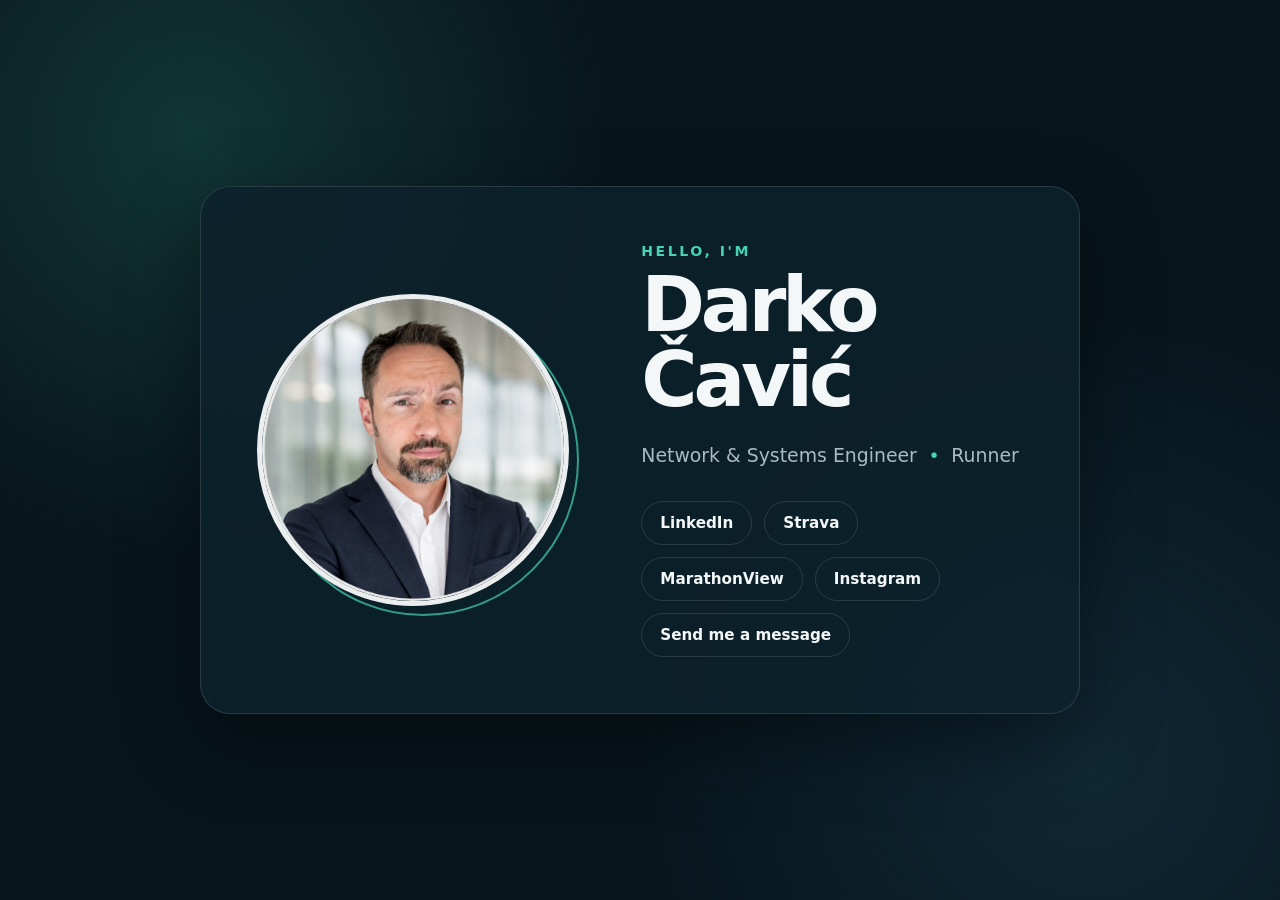
<file: index.html>
<!DOCTYPE html>
<html lang="en">
<head>

<!-- Google tag (gtag.js) -->
<script async src="https://www.googletagmanager.com/gtag/js?id=G-X2NFKDGLJF"></script>
<script>
  window.dataLayer = window.dataLayer || [];
  function gtag(){dataLayer.push(arguments);}
  gtag('js', new Date());

  gtag('config', 'G-X2NFKDGLJF');
</script>

  <meta charset="UTF-8">
  <meta name="viewport" content="width=device-width, initial-scale=1.0">
  <meta name="description" content="Network and System Engineer and recreational long-distance runner based in Belgrade, Serbia.">
  <title>Darko Cavic | The Engineer</title>
  <link rel="stylesheet" href="style.css">
  <script type="application/ld+json">
{
  "@context": "https://schema.org",
  "@type": "Person",
  "name": "IME PREZIME",
  "url": "https://tvoj-sajt.com/",
  "jobTitle": "Network and System Engineer",
  "sameAs": [
    "https://www.linkedin.com/in/TVOJ-PROFIL",
    "https://www.strava.com/athletes/TVOJ-PROFIL",
    "https://www.instagram.com/TVOJ-PROFIL"
  ]
}
</script>
</head>
<body>
  <main class="profile-card">
    <div class="portrait-frame">
      <img src="darko.png" alt="Darko Cavic | The Engineer" class="portrait">
    </div>

    <div class="profile-content">
      <p class="eyebrow">Hello, I'm</p>
      <h1>Darko Čavić</h1>
      <p class="intro">Network &amp; Systems Engineer <span aria-hidden="true">•</span> Runner</p>

      <nav class="social-links" aria-label="Social media profiles">
        <a href="https://www.linkedin.com/in/cavic/" target="_blank" rel="noopener noreferrer">LinkedIn</a>
        <a href="https://www.strava.com/athletes/darkocavic" target="_blank" rel="noopener noreferrer">Strava</a>
        <a href="https://marathonview.net/search?query=darko%20cavic" target="_blank" rel="noopener noreferrer">MarathonView</a>
        <a href="https://www.instagram.com/running.darko/" target="_blank" rel="noopener noreferrer">Instagram</a>
        <a href="contact.html" class="message-link">Send me a message</a>
      </nav>
    </div>
    <!-- <div class="profile-content">
      <iframe height='454' width='600' frameborder='0' allowtransparency='true' scrolling='no' src='https://www.strava.com/athletes/21989126/latest-rides/788d9a8c6f33ce3665b2561ef32d759700f4c37c'></iframe>
    </div>   -->
  </main>
</body>
</html>
</file>
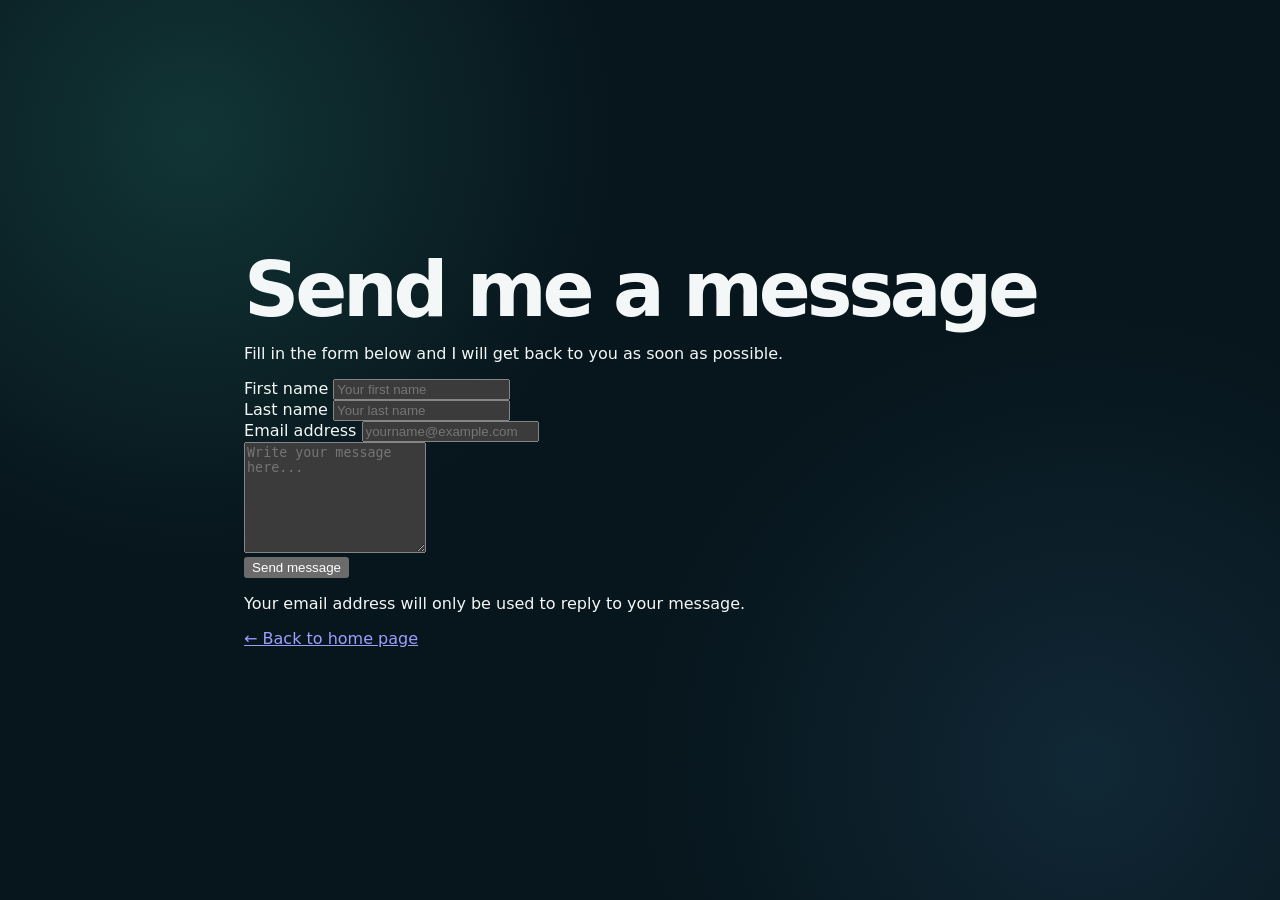
<file: contact.html>
<!DOCTYPE html>
<html lang="en">
<head>

<!-- Google tag (gtag.js) -->
<script async src="https://www.googletagmanager.com/gtag/js?id=G-X2NFKDGLJF"></script>
<script>
  window.dataLayer = window.dataLayer || [];
  function gtag(){dataLayer.push(arguments);}
  gtag('js', new Date());

  gtag('config', 'G-X2NFKDGLJF');
</script>
    
    <meta charset="UTF-8">
    <meta name="viewport" content="width=device-width, initial-scale=1.0">

    <title>Send me a message</title>

    <link rel="stylesheet" href="style.css">
</head>

<body class="contact-page">

    <main class="contact-container">

        <h1>Send me a message</h1>

        <p class="contact-intro">
            Fill in the form below and I will get back to you as soon as possible.
        </p>

        <form
    class="contact-form"
    action="https://formspree.io/f/xwlkbdrv"
    method="POST"
>
    <div class="contact-name-row">

        <label>
            <span>First name</span>
            <input
                type="text"
                name="first_name"
                autocomplete="given-name"
                placeholder="Your first name"
                required
            >
        </label>
<br>
        <label>
            <span>Last name</span>
            <input
                type="text"
                name="last_name"
                autocomplete="family-name"
                placeholder="Your last name"
                required
            >
        </label>

    </div>

    <label>
        <span>Email address</span>
        <input
            type="email"
            name="email"
            autocomplete="email"
            placeholder="yourname@example.com"
            required
        >
    </label>
<br>
    <label>
        <!--- <span>Message</span> --->
        <textarea
            name="message"
            rows="7"
            maxlength="3000"
            placeholder="Write your message here..."
            required
        ></textarea>
    </label>
<br>
    <button type="submit">Send message</button>

    <p class="contact-privacy">
        Your email address will only be used to reply to your message.
    </p>
</form>

        <a href="index.html" class="back-link">← Back to home page</a>

    </main>

</body>
</html>
</file>
<file: style.css>
:root {
  color-scheme: dark;
  --background: #07151c;
  --surface: rgba(13, 34, 44, 0.88);
  --text: #f4f7f8;
  --muted: #a9bbc3;
  --accent: #45d3b1;
  --border: rgba(255, 255, 255, 0.12);
}

* {
  box-sizing: border-box;
}

body {
  min-height: 100vh;
  margin: 0;
  display: grid;
  place-items: center;
  padding: 32px 20px;
  color: var(--text);
  font-family: Inter, ui-sans-serif, system-ui, -apple-system, BlinkMacSystemFont, "Segoe UI", sans-serif;
  background:
    radial-gradient(circle at 15% 15%, rgba(69, 211, 177, 0.17), transparent 32%),
    radial-gradient(circle at 85% 85%, rgba(57, 126, 166, 0.18), transparent 34%),
    var(--background);
}

.profile-card {
  width: min(880px, 100%);
  display: grid;
  grid-template-columns: minmax(240px, 0.9fr) minmax(300px, 1.1fr);
  align-items: center;
  gap: clamp(32px, 6vw, 72px);
  padding: clamp(28px, 5vw, 56px);
  background: var(--surface);
  border: 1px solid var(--border);
  border-radius: 30px;
  box-shadow: 0 28px 80px rgba(0, 0, 0, 0.4);
  backdrop-filter: blur(14px);
}

.portrait-frame {
  position: relative;
}

.portrait-frame::after {
  content: "";
  position: absolute;
  inset: 10px -10px -10px 10px;
  z-index: -1;
  border: 2px solid var(--accent);
  border-radius: 50%;
  opacity: 0.7;
}

.portrait {
  display: block;
  width: 100%;
  aspect-ratio: 1;
  object-fit: cover;
  border-radius: 50%;
  border: 5px solid rgba(255, 255, 255, 0.92);
}

.eyebrow {
  margin: 0 0 8px;
  color: var(--accent);
  font-size: 0.88rem;
  font-weight: 750;
  letter-spacing: 0.18em;
  text-transform: uppercase;
}

h1 {
  margin: 0;
  font-size: clamp(2.3rem, 7vw, 4.8rem);
  line-height: 0.98;
  letter-spacing: -0.055em;
}

.intro {
  max-width: 34ch;
  margin: 22px 0 30px;
  color: var(--muted);
  font-size: clamp(1rem, 2vw, 1.18rem);
  line-height: 1.65;
}

.intro span {
  margin: 0 0.3em;
  color: var(--accent);
}

.social-links {
  display: flex;
  flex-wrap: wrap;
  gap: 12px;
}

.social-links a {
  padding: 12px 18px;
  color: var(--text);
  font-size: 0.95rem;
  font-weight: 700;
  text-decoration: none;
  border: 1px solid var(--border);
  border-radius: 999px;
  transition: color 180ms ease, background 180ms ease, border-color 180ms ease, transform 180ms ease;
}

.social-links a:hover,
.social-links a:focus-visible {
  color: #042018;
  background: var(--accent);
  border-color: var(--accent);
  transform: translateY(-2px);
}

.social-links a:focus-visible {
  outline: 3px solid rgba(69, 211, 177, 0.35);
  outline-offset: 4px;
}

@media (max-width: 680px) {
  .profile-card {
    grid-template-columns: 1fr;
    text-align: center;
  }

  .portrait-frame {
    width: min(280px, 78vw);
    margin-inline: auto;
  }

  .intro {
    margin-inline: auto;
  }

  .social-links {
    justify-content: center;
  }
}

@media (prefers-reduced-motion: reduce) {
  .social-links a {
    transition: none;
  }
}
</file>
